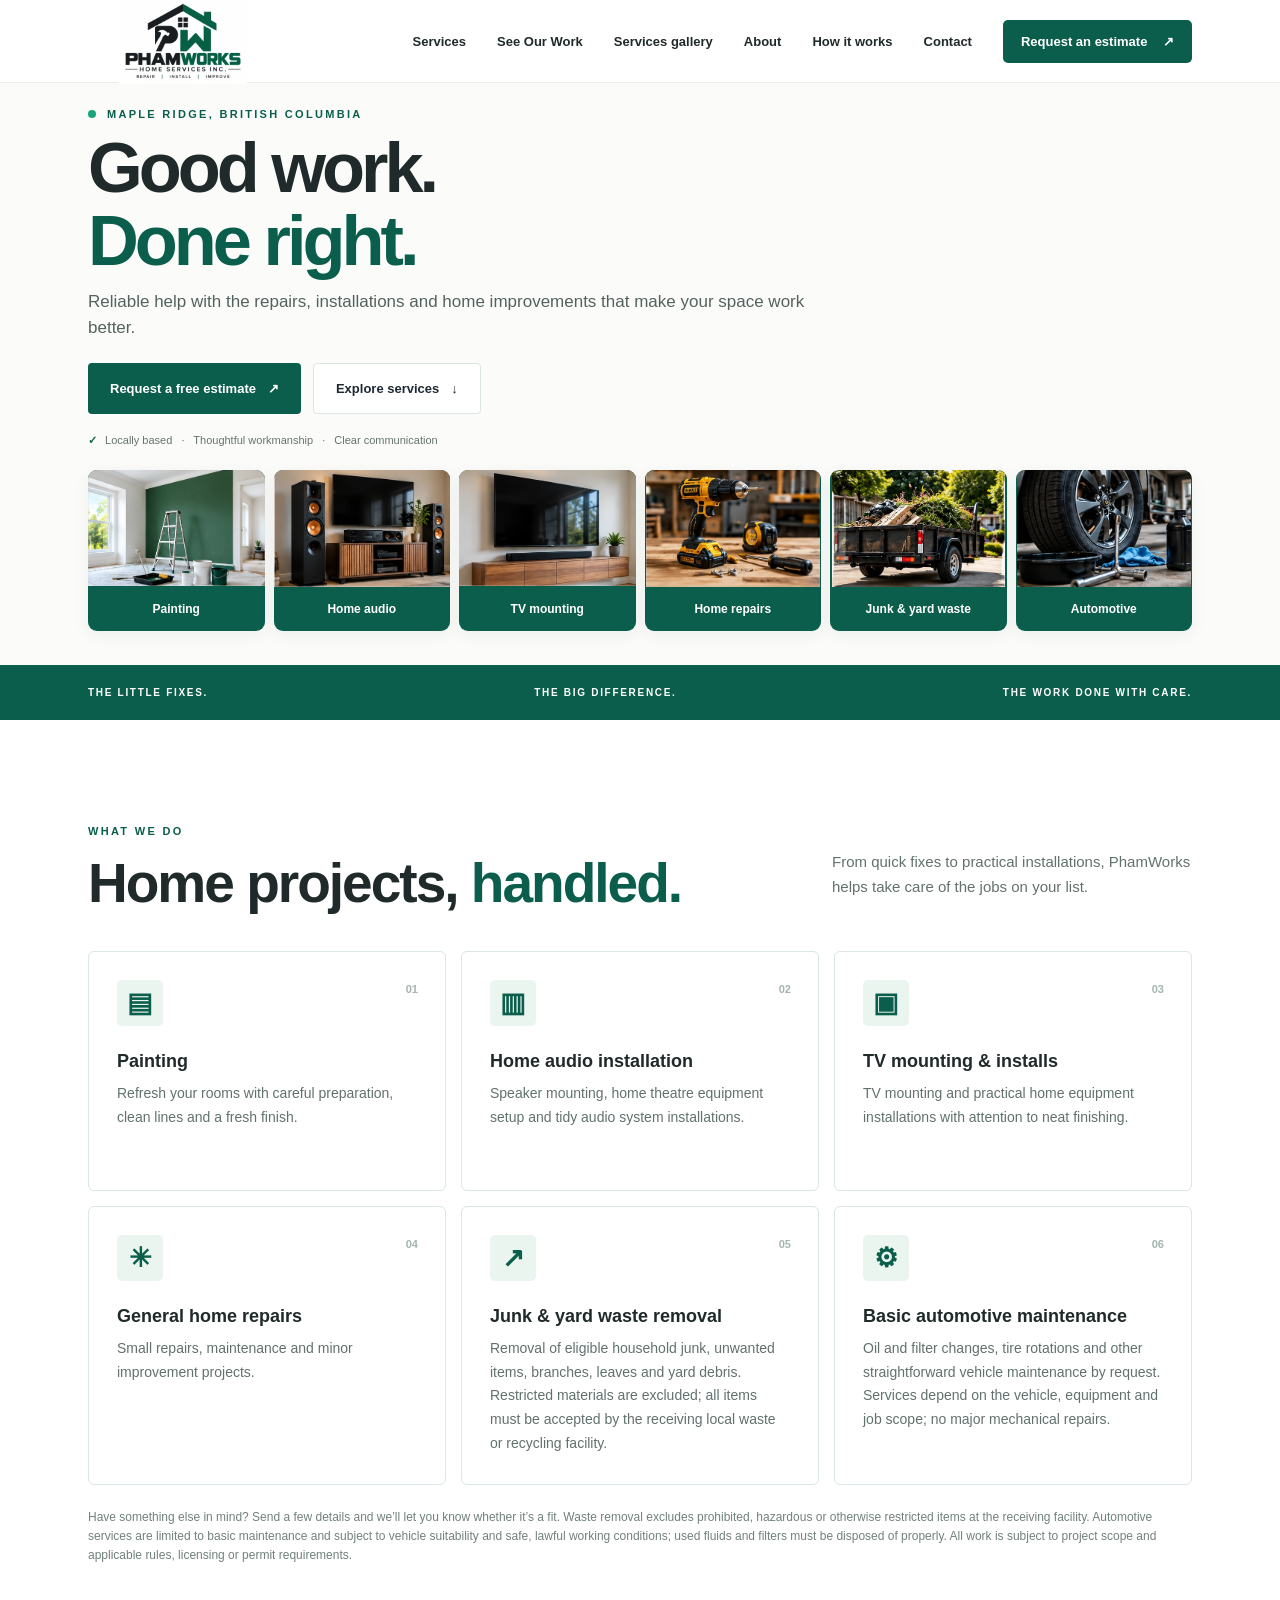
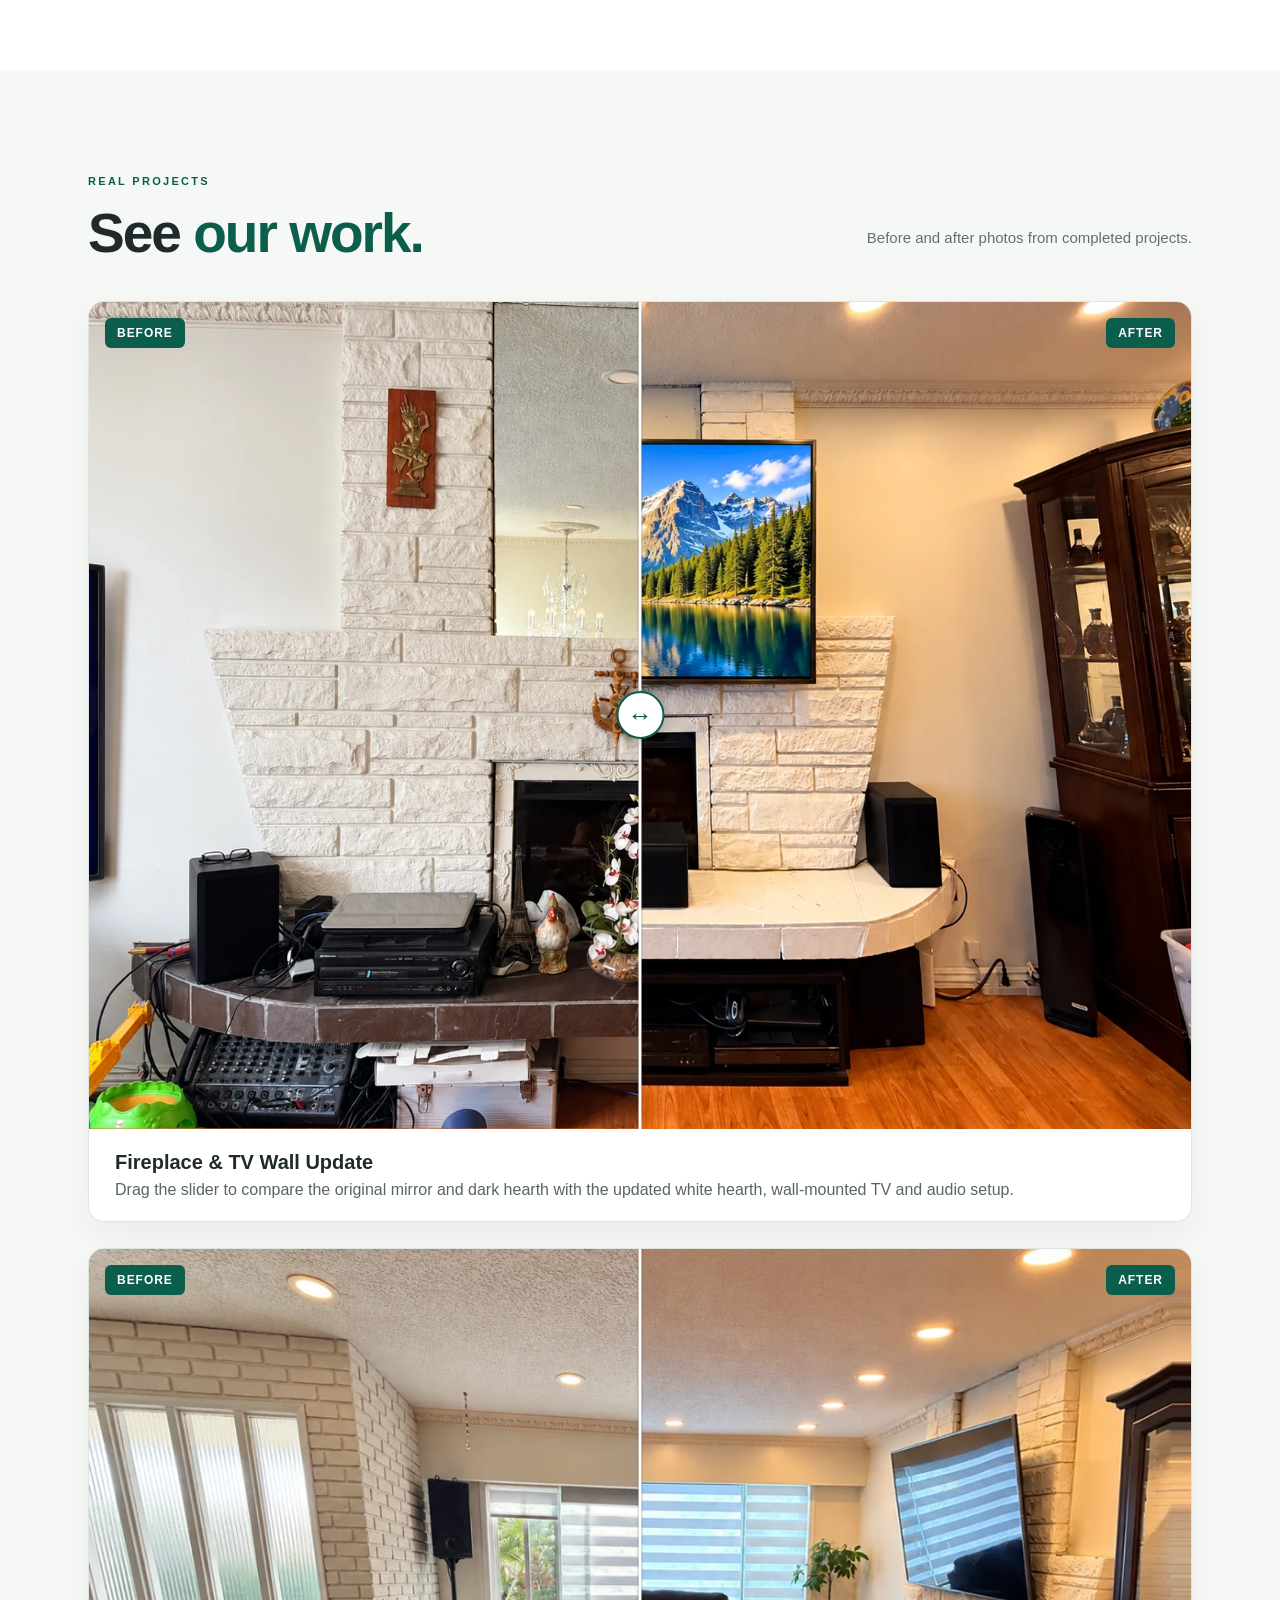
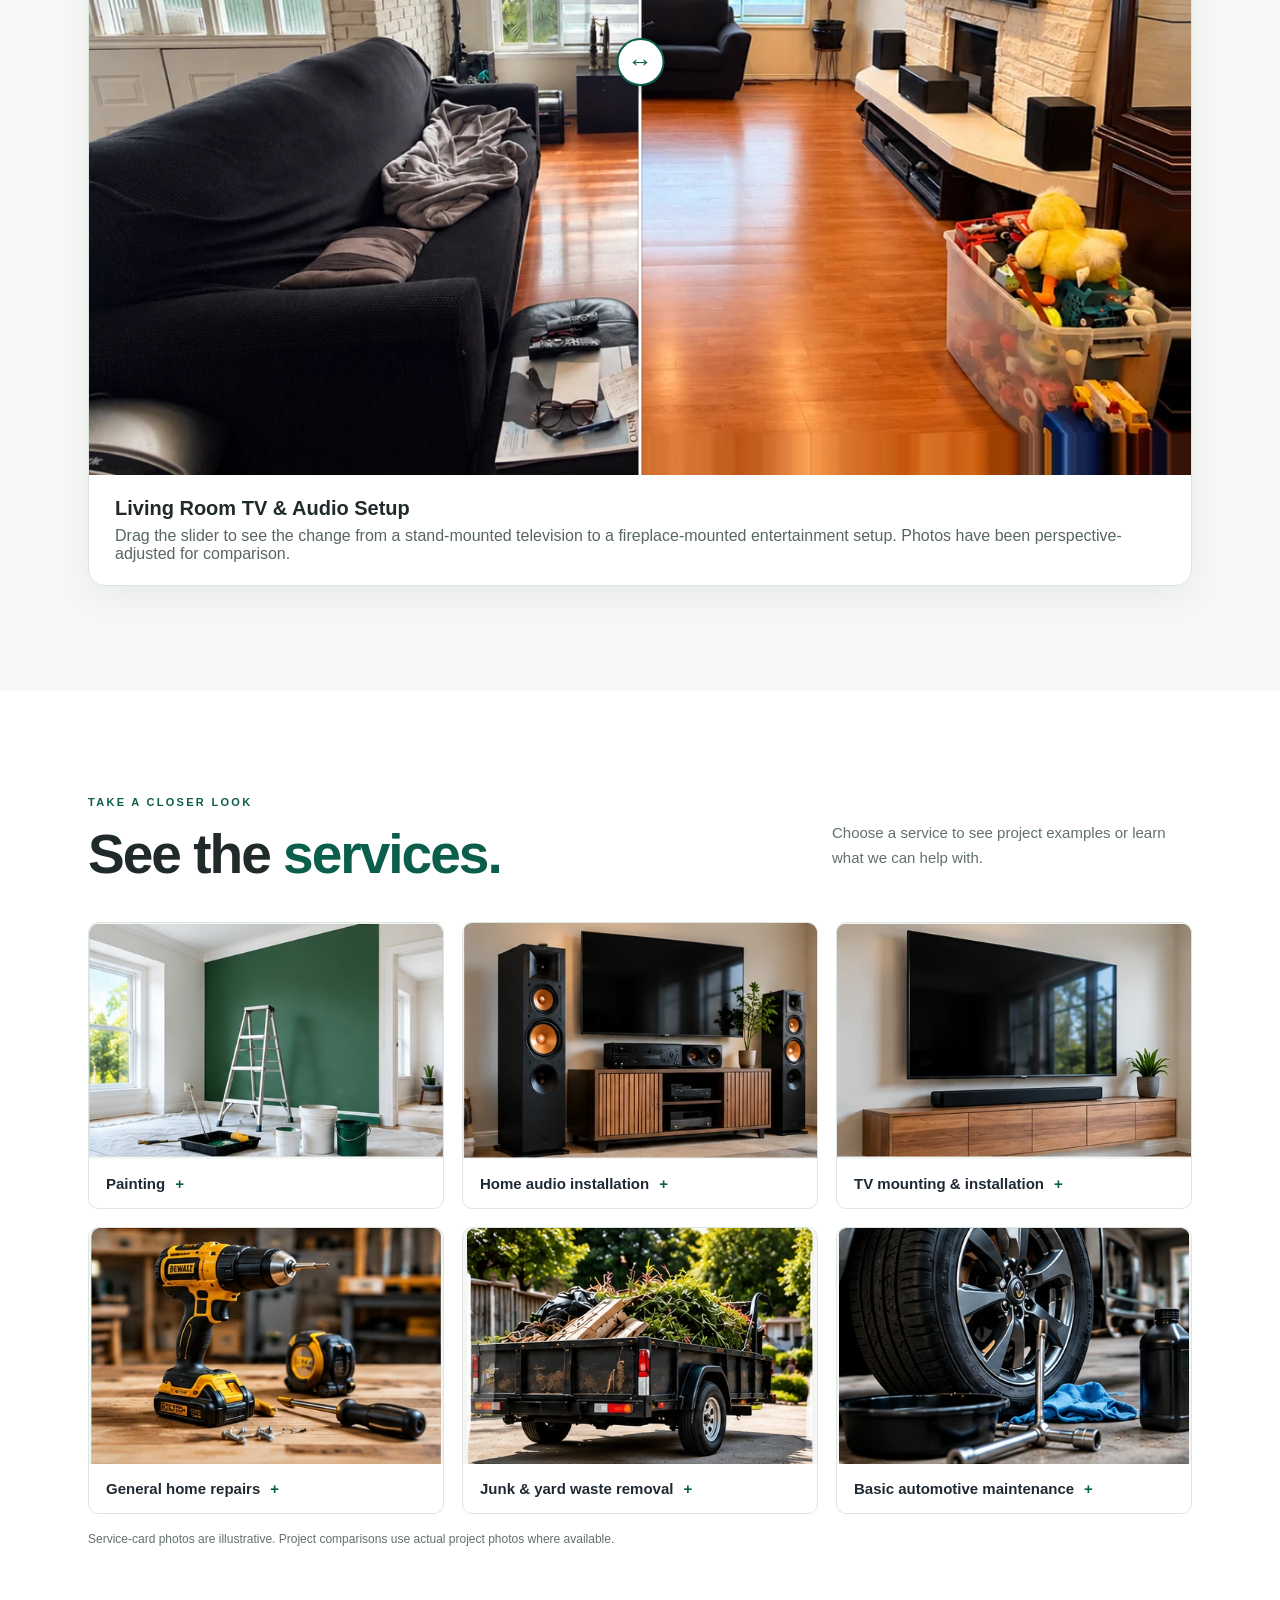
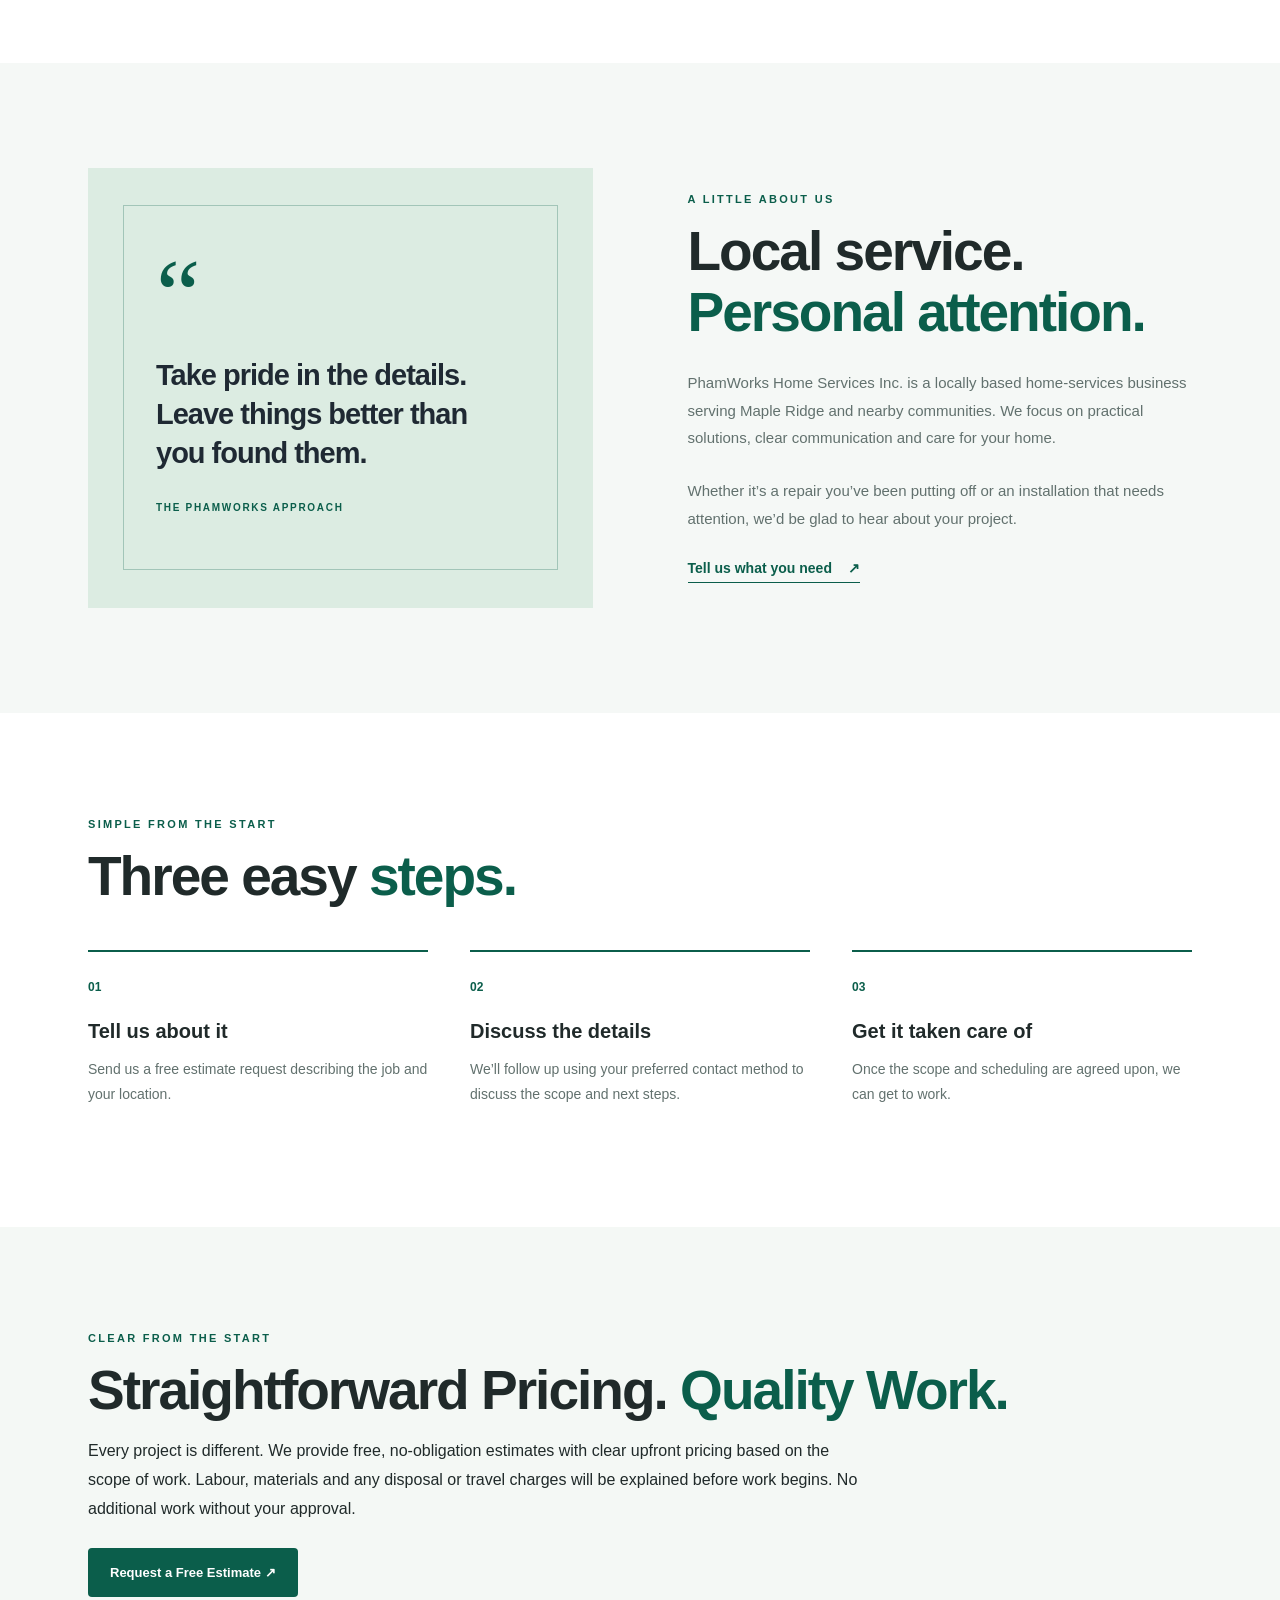
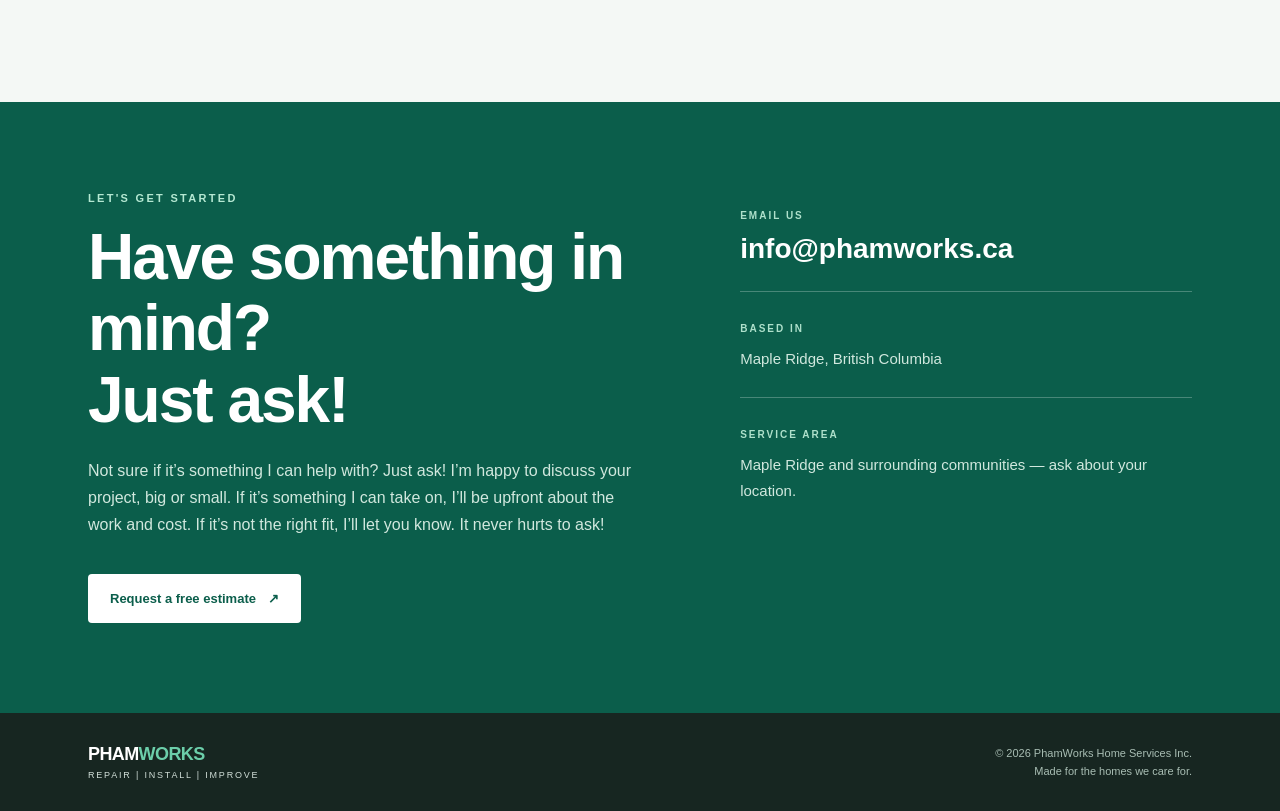
<file: index.html>
<!doctype html>
<html lang="en-CA">
<head>
  <meta charset="utf-8">
  <meta name="viewport" content="width=device-width, initial-scale=1">
  <meta name="theme-color" content="#0b5e4b">
  <meta name="description" content="PhamWorks Home Services Inc. offers painting, TV mounting, home audio installation, junk removal, yard waste removal, basic vehicle maintenance and small home improvements in Maple Ridge and surrounding communities. Request an estimate by email.">
  <meta property="og:title" content="PhamWorks Home Services | Repair · Install · Improve">
  <meta property="og:description" content="Practical home repairs and improvements in Maple Ridge, BC. Email for a quote.">
  <meta property="og:type" content="website">
  <meta property="og:url" content="https://phamworks.ca/">
  <title>PhamWorks Home Services Inc. | Maple Ridge, BC</title>
  <link rel="icon" href="assets/favicon.svg" type="image/svg+xml">
  <link rel="stylesheet" href="styles.css">
</head>
<body>
  <a class="skip" href="#main">Skip to content</a>
  <header class="site-header">
    <div class="container header-inner">
      <a class="brand" href="#home" aria-label="PhamWorks home"><img src="assets/phamworks-original-logo.webp" alt="PhamWorks Home Services Inc. — Repair, Install, Improve" width="170" height="113"></a>
      <button class="menu-toggle" type="button" aria-expanded="false" aria-controls="site-nav" aria-label="Toggle navigation"><span></span><span></span><span></span></button>
      <nav class="nav" id="site-nav" aria-label="Main navigation"><a href="#services">Services</a><a href="#work">See Our Work</a><a href="#gallery">Services gallery</a><a href="#about">About</a><a href="#process">How it works</a><a href="#contact">Contact</a><a class="nav-cta" href="estimate.html">Request an estimate <span aria-hidden="true">↗</span></a></nav>
    </div>
  </header>
  <main id="main">
    <section class="hero" id="home">
      <div class="container hero-grid">
        <div class="hero-copy"><div class="eyebrow"><span class="eyebrow-dot"></span> MAPLE RIDGE, BRITISH COLUMBIA</div><h1>Good work.<br><em>Done right.</em></h1><p class="hero-lead">Reliable help with the repairs, installations and home improvements that make your space work better.</p><div class="hero-actions"><a class="button primary" href="estimate.html">Request a free estimate <span aria-hidden="true">↗</span></a><a class="button secondary" href="#services">Explore services <span aria-hidden="true">↓</span></a></div><div class="hero-note"><span class="check" aria-hidden="true">✓</span> Locally based <span class="bullet">·</span> Thoughtful workmanship <span class="bullet">·</span> Clear communication</div></div>
        <div class="hero-service-photos" aria-label="Six PhamWorks services"><a class="hero-service-card" href="#gallery" aria-label="View Painting photos"><img src="assets/gallery-painting.webp" alt="Painting equipment and setup" width="270" height="266" fetchpriority="high"><span>Painting</span></a>
<a class="hero-service-card" href="#gallery" aria-label="View Home audio photos"><img src="assets/gallery-audio.webp" alt="Home audio equipment and setup" width="270" height="266" loading="lazy"><span>Home audio</span></a>
<a class="hero-service-card" href="#gallery" aria-label="View TV mounting photos"><img src="assets/gallery-tv.webp" alt="TV mounting equipment and setup" width="270" height="266" loading="lazy"><span>TV mounting</span></a>
<a class="hero-service-card" href="#gallery" aria-label="View Home repairs photos"><img src="assets/gallery-repairs.webp" alt="Home repairs equipment and setup" width="270" height="266" loading="lazy"><span>Home repairs</span></a>
<a class="hero-service-card" href="#gallery" aria-label="View Junk & yard waste photos"><img src="assets/gallery-waste.webp" alt="Junk & yard waste equipment and setup" width="270" height="266" loading="lazy"><span>Junk & yard waste</span></a>
<a class="hero-service-card" href="#gallery" aria-label="View Automotive photos"><img src="assets/gallery-automotive.webp" alt="Automotive equipment and setup" width="270" height="266" loading="lazy"><span>Automotive</span></a></div>
      </div>
    </section>
    <section class="intro-strip"><div class="container strip-inner"><span>THE LITTLE FIXES.</span><span>THE BIG DIFFERENCE.</span><span>THE WORK DONE WITH CARE.</span></div></section>
    <section class="section" id="services"><div class="container"><div class="section-heading"><div><div class="kicker">WHAT WE DO</div><h2>Home projects, <em>handled.</em></h2></div><p>From quick fixes to practical installations, PhamWorks helps take care of the jobs on your list.</p></div><div class="service-grid">
      <article class="service-card"><span class="service-icon" aria-hidden="true">▤</span><span class="service-no">01</span><h3>Painting</h3><p>Refresh your rooms with careful preparation, clean lines and a fresh finish.</p></article>
      <article class="service-card"><span class="service-icon" aria-hidden="true">▥</span><span class="service-no">02</span><h3>Home audio installation</h3><p>Speaker mounting, home theatre equipment setup and tidy audio system installations.</p></article>
      <article class="service-card"><span class="service-icon" aria-hidden="true">▣</span><span class="service-no">03</span><h3>TV mounting & installs</h3><p>TV mounting and practical home equipment installations with attention to neat finishing.</p></article>
      <article class="service-card"><span class="service-icon" aria-hidden="true">✳</span><span class="service-no">04</span><h3>General home repairs</h3><p>Small repairs, maintenance and minor improvement projects.</p></article>
      <article class="service-card"><span class="service-icon" aria-hidden="true">↗</span><span class="service-no">05</span><h3>Junk &amp; yard waste removal</h3><p>Removal of eligible household junk, unwanted items, branches, leaves and yard debris. Restricted materials are excluded; all items must be accepted by the receiving local waste or recycling facility.</p></article>
      <article class="service-card"><span class="service-icon" aria-hidden="true">⚙</span><span class="service-no">06</span><h3>Basic automotive maintenance</h3><p>Oil and filter changes, tire rotations and other straightforward vehicle maintenance by request. Services depend on the vehicle, equipment and job scope; no major mechanical repairs.</p></article>
    </div><p class="service-footnote">Have something else in mind? Send a few details and we’ll let you know whether it’s a fit. Waste removal excludes prohibited, hazardous or otherwise restricted items at the receiving facility. Automotive services are limited to basic maintenance and subject to vehicle suitability and safe, lawful working conditions; used fluids and filters must be disposed of properly. All work is subject to project scope and applicable rules, licensing or permit requirements.</p></div></section>

    <section class="section work-section" id="work">
      <div class="container">
        <div class="section-heading"><div><div class="kicker">REAL PROJECTS</div><h2>See <em>our work.</em></h2></div><p>Before and after photos from completed projects.</p></div>
        <article class="work-project">
          <div class="before-after" data-before-after>
            <img class="compare-base" src="assets/fireplace-after.webp" alt="After: fireplace with white hearth, wall-mounted TV showing a mountain lake, and home audio speakers" loading="lazy" width="1408" height="1056">
            <div class="compare-before"><img src="assets/fireplace-before.webp" alt="Before: original fireplace with a large mirror and dark brown hearth" loading="lazy" width="1408" height="1056"></div>
            <span class="compare-label compare-label-before">BEFORE</span>
            <span class="compare-label compare-label-after">AFTER</span>
            <div class="compare-divider" aria-hidden="true"><span class="compare-handle">↔</span></div>
            <label class="sr-only" for="fireplace-compare">Move slider to compare fireplace before and after</label>
            <input id="fireplace-compare" class="compare-range" type="range" min="0" max="100" value="50" aria-label="Reveal before and after fireplace photos">
          </div>
          <div class="work-details"><h3>Fireplace &amp; TV Wall Update</h3><p>Drag the slider to compare the original mirror and dark hearth with the updated white hearth, wall-mounted TV and audio setup.</p></div>
        </article>

        <article class="work-project" style="margin-top:26px">
          <div class="before-after" data-before-after>
            <img class="compare-base" src="assets/living-room-after.webp" alt="After: living room with TV mounted above the white fireplace and rearranged seating" loading="lazy" width="1200" height="900">
            <div class="compare-before"><img src="assets/living-room-before.webp" alt="Before: living room with TV on a separate stand beside the fireplace" loading="lazy" width="1200" height="900"></div>
            <span class="compare-label compare-label-before">BEFORE</span><span class="compare-label compare-label-after">AFTER</span>
            <div class="compare-divider" aria-hidden="true"><span class="compare-handle">↔</span></div>
            <label class="sr-only" for="living-room-compare">Move slider to compare living room before and after</label>
            <input id="living-room-compare" class="compare-range" type="range" min="0" max="100" value="50" aria-label="Reveal before and after living room photos">
          </div>
          <div class="work-details"><h3>Living Room TV &amp; Audio Setup</h3><p>Drag the slider to see the change from a stand-mounted television to a fireplace-mounted entertainment setup. Photos have been perspective-adjusted for comparison.</p></div>
        </article>
      </div>
    </section>
<section class="section gallery-section" id="gallery"><div class="container"><div class="section-heading"><div><div class="kicker">TAKE A CLOSER LOOK</div><h2>See the <em>services.</em></h2></div><p>Choose a service to see project examples or learn what we can help with.</p></div><div class="gallery-grid"><button type="button" class="gallery-card" data-service="painting" aria-expanded="false" aria-controls="service-panel" aria-label="Explore Painting"><img src="assets/gallery-painting.webp" alt="Illustrative Painting service photo" loading="lazy" width="400" height="430"><span class="gallery-label">Painting<span aria-hidden="true"> +</span></span></button><button type="button" class="gallery-card" data-service="audio" aria-expanded="false" aria-controls="service-panel" aria-label="Explore Home audio installation"><img src="assets/gallery-audio.webp" alt="Illustrative Home audio installation service photo" loading="lazy" width="400" height="430"><span class="gallery-label">Home audio installation<span aria-hidden="true"> +</span></span></button><button type="button" class="gallery-card" data-service="tv" aria-expanded="false" aria-controls="service-panel" aria-label="Explore TV mounting & installation"><img src="assets/gallery-tv.webp" alt="Illustrative TV mounting & installation service photo" loading="lazy" width="400" height="430"><span class="gallery-label">TV mounting & installation<span aria-hidden="true"> +</span></span></button><button type="button" class="gallery-card" data-service="repairs" aria-expanded="false" aria-controls="service-panel" aria-label="Explore General home repairs"><img src="assets/gallery-repairs.webp" alt="Illustrative General home repairs service photo" loading="lazy" width="400" height="430"><span class="gallery-label">General home repairs<span aria-hidden="true"> +</span></span></button><button type="button" class="gallery-card" data-service="waste" aria-expanded="false" aria-controls="service-panel" aria-label="Explore Junk & yard waste removal"><img src="assets/gallery-waste.webp" alt="Illustrative Junk & yard waste removal service photo" loading="lazy" width="400" height="430"><span class="gallery-label">Junk & yard waste removal<span aria-hidden="true"> +</span></span></button><button type="button" class="gallery-card" data-service="automotive" aria-expanded="false" aria-controls="service-panel" aria-label="Explore Basic automotive maintenance"><img src="assets/gallery-automotive.webp" alt="Illustrative Basic automotive maintenance service photo" loading="lazy" width="400" height="430"><span class="gallery-label">Basic automotive maintenance<span aria-hidden="true"> +</span></span></button></div><div id="service-panel" class="service-panel" hidden aria-live="polite"></div><p class="gallery-disclaimer">Service-card photos are illustrative. Project comparisons use actual project photos where available.</p></div></section>    <section class="section about" id="about"><div class="container about-grid"><div class="about-visual"><div class="about-frame"><span class="giant-quote">“</span><p>Take pride in the details. Leave things better than you found them.</p><span class="frame-footer">THE PHAMWORKS APPROACH</span></div></div><div class="about-copy"><div class="kicker">A LITTLE ABOUT US</div><h2>Local service.<br><em>Personal attention.</em></h2><p>PhamWorks Home Services Inc. is a locally based home-services business serving Maple Ridge and nearby communities. We focus on practical solutions, clear communication and care for your home.</p><p>Whether it’s a repair you’ve been putting off or an installation that needs attention, we’d be glad to hear about your project.</p><a class="text-link" href="estimate.html">Tell us what you need <span aria-hidden="true">↗</span></a></div></div></section>
    <section class="section process" id="process"><div class="container"><div class="kicker">SIMPLE FROM THE START</div><h2>Three easy <em>steps.</em></h2><div class="steps"><div class="step"><span>01</span><h3>Tell us about it</h3><p>Send us a free estimate request describing the job and your location.</p></div><div class="step"><span>02</span><h3>Discuss the details</h3><p>We’ll follow up using your preferred contact method to discuss the scope and next steps.</p></div><div class="step"><span>03</span><h3>Get it taken care of</h3><p>Once the scope and scheduling are agreed upon, we can get to work.</p></div></div></div></section>
    <section class="section pricing-section" id="pricing"><div class="container"><div class="kicker">CLEAR FROM THE START</div><h2>Straightforward Pricing. <em>Quality Work.</em></h2><p>Every project is different. We provide free, no-obligation estimates with clear upfront pricing based on the scope of work. Labour, materials and any disposal or travel charges will be explained before work begins. No additional work without your approval.</p><a class="button primary" href="estimate.html">Request a Free Estimate ↗</a></div></section><section class="contact-section" id="contact"><div class="container contact-grid"><div><div class="kicker light">LET'S GET STARTED</div><h2>Have something in mind?<br>Just ask!</h2><p>Not sure if it’s something I can help with? Just ask! I’m happy to discuss your project, big or small. If it’s something I can take on, I’ll be upfront about the work and cost. If it’s not the right fit, I’ll let you know. It never hurts to ask!</p><a class="button contact-button" href="estimate.html">Request a free estimate <span aria-hidden="true">↗</span></a></div><div class="contact-info"><span class="contact-label">EMAIL US</span><a href="mailto:info@phamworks.ca">info@phamworks.ca</a><div class="contact-divider"></div><span class="contact-label">BASED IN</span><p>Maple Ridge, British Columbia</p><div class="contact-divider"></div><span class="contact-label">SERVICE AREA</span><p>Maple Ridge and surrounding communities — ask about your location.</p></div></div></section>
  </main>
  <footer class="footer"><div class="container footer-inner"><div><strong>PHAM<span>WORKS</span></strong><p>REPAIR | INSTALL | IMPROVE</p></div><div><span>© <span id="year">2026</span> PhamWorks Home Services Inc.</span><span>Made for the homes we care for.</span></div></div></footer>
  <script src="script.js" defer></script>
</body></html>
</file>
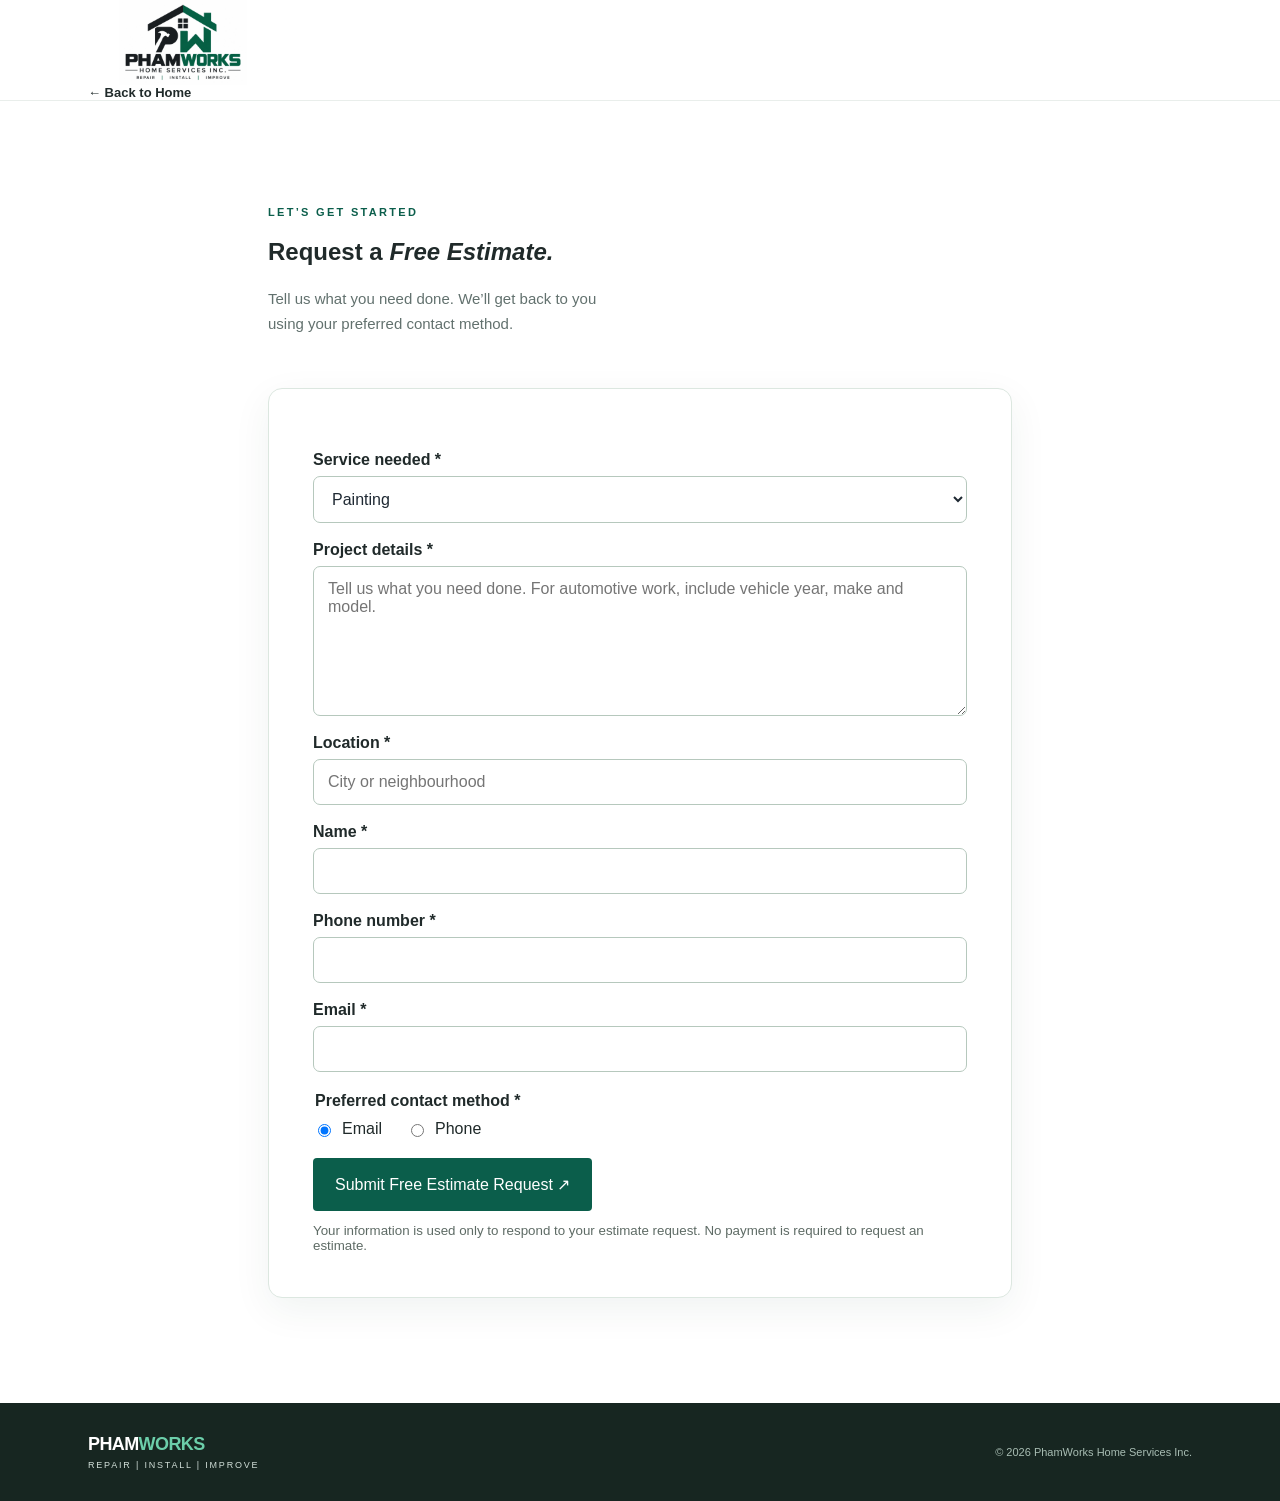
<file: estimate.html>
<!doctype html><html lang="en"><head><meta charset="utf-8"><meta name="viewport" content="width=device-width,initial-scale=1"><meta name="description" content="Request a free estimate from PhamWorks Home Services Inc. in Maple Ridge, BC."><title>Request a Free Estimate | PhamWorks</title><link rel="stylesheet" href="styles.css"></head><body><header class="site-header"><div class="container nav-wrap"><a class="brand" href="index.html#home"><img src="assets/phamworks-original-logo.webp" alt="PhamWorks Home Services" width="170" height="113"></a><nav class="nav" style="display:flex"><a href="index.html">← Back to Home</a></nav></div></header><main><section class="section"><div class="container estimate-wrap"><div class="section-heading"><div><div class="kicker">LET’S GET STARTED</div><h1>Request a <em>Free Estimate.</em></h1><p>Tell us what you need done. We’ll get back to you using your preferred contact method.</p></div></div><form id="estimate-form" class="estimate-form"><label for="service">Service needed *</label><select id="service" name="Service" required><option>Painting</option><option>Home audio installation</option><option>TV mounting &amp; installation</option><option>General home repairs</option><option>Junk &amp; yard waste removal</option><option>Basic automotive maintenance</option><option>Other — Just Ask!</option></select><label for="details">Project details *</label><textarea id="details" name="Project details" placeholder="Tell us what you need done. For automotive work, include vehicle year, make and model." required></textarea><label for="location">Location *</label><input id="location" name="Location" placeholder="City or neighbourhood" required><label for="customer-name">Name *</label><input id="customer-name" name="Name" autocomplete="name" required><label for="phone">Phone number *</label><input id="phone" name="Phone number" type="tel" autocomplete="tel" required><label for="email">Email *</label><input id="email" name="email" type="email" autocomplete="email" required><fieldset><legend>Preferred contact method *</legend><div class="radio-row"><label><input type="radio" name="Preferred contact method" value="Email" checked> Email</label><label><input type="radio" name="Preferred contact method" value="Phone"> Phone</label></div></fieldset><input type="hidden" name="access_key" value="f8240dbe-609e-4479-a12c-996ae481a2ef"><input type="hidden" name="subject" value="New PhamWorks Estimate Request"><input type="checkbox" name="botcheck" style="display:none" tabindex="-1" autocomplete="off"><p id="form-status" class="form-status" role="alert" hidden></p><button type="submit" class="button primary" id="submit-estimate">Submit Free Estimate Request ↗</button><small>Your information is used only to respond to your estimate request. No payment is required to request an estimate.</small></form><div class="estimate-success" id="estimate-success" hidden role="status"><div class="success-check">✓</div><h2>Thank You for Considering PhamWorks!</h2><p>We have received your estimate request. Thank you for considering PhamWorks Home Services Inc. We appreciate the opportunity to help with your project and will contact you soon.</p><p><strong>REPAIR | INSTALL | IMPROVE.</strong></p><a class="button primary" href="index.html">Return to Homepage ↗</a></div></div></section></main><footer class="footer"><div class="container footer-inner"><div><strong>PHAM<span>WORKS</span></strong><p>REPAIR | INSTALL | IMPROVE</p></div><div>© 2026 PhamWorks Home Services Inc.</div></div></footer><script src="estimate.js" defer></script></body></html>
</file>
<file: styles.css>
:root{--green:#0b5e4b;--dark:#1f2933;--ink:#202a2a;--muted:#62716e;--pale:#f3f8f5;--line:#dce7e1}*{box-sizing:border-box}html{scroll-behavior:smooth}body{margin:0;background:#fff;color:var(--ink);font-family:Inter,-apple-system,BlinkMacSystemFont,"Segoe UI",Arial,sans-serif;-webkit-font-smoothing:antialiased}a{color:inherit}button,a{-webkit-tap-highlight-color:transparent}a:focus-visible,button:focus-visible{outline:3px solid #18a77e;outline-offset:4px}.container{max-width:1160px;margin:0 auto;padding:0 28px}.skip{position:absolute;left:-9999px;top:8px;background:white;padding:10px;z-index:10}.skip:focus{left:8px}.site-header{position:sticky;top:0;z-index:20;background:rgba(255,255,255,.97);border-bottom:1px solid #e9eeeb;backdrop-filter:blur(12px)}.header-inner{height:94px;display:flex;align-items:center;justify-content:space-between;gap:30px}.brand img{width:146px;height:auto;display:block}.nav{display:flex;align-items:center;gap:31px}.nav a{font-size:13px;font-weight:650;text-decoration:none;transition:color .2s}.nav a:hover{color:var(--green)}.nav .nav-cta{background:var(--green);color:#fff;padding:14px 18px;border-radius:5px}.nav .nav-cta:hover{color:#fff;background:#084635}.nav-cta span,.button span,.text-link span{margin-left:12px}.menu-toggle{display:none}.hero{overflow:hidden;background:#fbfcfa}.hero-grid{display:grid;grid-template-columns:1.04fr .96fr;min-height:610px;align-items:center;gap:48px;padding-top:48px;padding-bottom:58px}.eyebrow,.kicker{font-size:11px;font-weight:800;letter-spacing:2.3px;color:var(--green)}.eyebrow{display:flex;align-items:center;gap:11px}.eyebrow-dot{width:8px;height:8px;background:#19a47c;border-radius:50%}.hero h1{font-size:clamp(58px,6.2vw,89px);line-height:1.04;letter-spacing:-4px;margin:26px 0}.hero h1 em,h2 em{font-style:normal;color:var(--green)}.hero-lead{max-width:490px;color:#53625e;font-size:18px;line-height:1.7}.hero-actions{display:flex;gap:12px;flex-wrap:wrap;margin-top:33px}.button{display:inline-flex;align-items:center;justify-content:center;text-decoration:none;font-size:13px;font-weight:750;padding:17px 22px;border-radius:4px;transition:transform .2s,background .2s}.button:hover{transform:translateY(-2px)}.primary{background:var(--green);color:white}.primary:hover{background:#084c3d}.secondary{background:white;border:1px solid #dce6e0;color:var(--dark)}.hero-note{font-size:11px;color:#64736e;margin-top:34px;line-height:1.8}.check{color:var(--green);font-weight:900;margin-right:5px}.bullet{margin:0 6px}.hero-art{min-height:480px;background:#e5f0e9;position:relative;border-radius:8px;overflow:hidden;display:flex;align-items:center;justify-content:center}.art-grid{position:absolute;inset:0;background-image:linear-gradient(#c6dfd0 1px,transparent 1px),linear-gradient(90deg,#c6dfd0 1px,transparent 1px);background-size:45px 45px;opacity:.4}.art-house{position:relative;width:64%;height:285px;margin-top:65px}.roof{position:absolute;z-index:2;width:100%;height:125px;background:var(--green);clip-path:polygon(50% 0,100% 72%,100% 100%,50% 28%,0 100%,0 72%)}.home-body{position:absolute;top:84px;left:12%;width:76%;height:190px;background:#fff;border:10px solid var(--dark);border-top:0;box-shadow:22px 24px 0 rgba(11,94,75,.12)}.window{position:absolute;top:33px;left:22%;width:74px;height:74px;display:grid;grid-template-columns:1fr 1fr;gap:6px}.window i{background:#bed8c9}.door{position:absolute;bottom:0;right:17%;height:120px;width:65px;background:var(--green)}.art-label{position:absolute;left:28px;bottom:24px;display:flex;flex-direction:column;gap:6px;font-size:9px;letter-spacing:1.6px;font-weight:800;color:var(--green)}.art-mark{font-size:35px;letter-spacing:-2px;color:var(--dark);line-height:1}.art-mark span{color:var(--green)}.art-label b{color:#2db18d;margin:0 5px}.art-corner{position:absolute;right:22px;top:24px;text-align:right;color:#426b5b;font-size:9px;font-weight:800;letter-spacing:1.5px;line-height:1.8}.intro-strip{background:var(--green);color:white}.strip-inner{display:flex;justify-content:space-between;gap:15px;padding-top:22px;padding-bottom:22px;font-size:10px;font-weight:800;letter-spacing:1.7px}.section{padding:105px 0;scroll-margin-top:90px}.section-heading{display:flex;align-items:end;justify-content:space-between;gap:40px;margin-bottom:36px}.section-heading p{max-width:360px;color:var(--muted);line-height:1.7;font-size:15px}h2{font-size:clamp(37px,4.3vw,56px);line-height:1.12;letter-spacing:-2px;margin:16px 0 0;font-weight:790}.service-grid{display:grid;grid-template-columns:repeat(3,1fr);gap:15px}.service-card{border:1px solid var(--line);border-radius:6px;padding:28px;min-height:240px;position:relative;transition:box-shadow .2s,transform .2s}.service-card:hover{transform:translateY(-3px);box-shadow:0 12px 30px rgba(9,54,39,.07)}.service-icon{width:46px;height:46px;border-radius:5px;background:#eaf5ef;display:flex;align-items:center;justify-content:center;color:var(--green);font-size:27px;font-weight:600}.service-no{position:absolute;right:27px;top:31px;color:#a4b5ad;font-size:11px;font-weight:800}.service-card h3{font-size:18px;margin:25px 0 10px}.service-card p{color:var(--muted);line-height:1.7;font-size:14px;margin:0}.service-footnote{font-size:12px;color:#71817b;margin:23px 0 0;line-height:1.6}.about{background:#f5f8f6}.about-grid{display:grid;grid-template-columns:1fr 1fr;gap:95px;align-items:center}.about-visual{background:#dcece2;padding:35px;min-height:440px;display:flex;align-items:center}.about-frame{border:1px solid rgba(11,94,75,.28);width:100%;min-height:365px;padding:32px;display:flex;flex-direction:column;justify-content:center}.giant-quote{font-size:100px;color:var(--green);font-family:Georgia,serif;line-height:.65}.about-frame p{font-size:29px;font-weight:650;letter-spacing:-1px;line-height:1.35;color:var(--dark);max-width:330px}.frame-footer{color:var(--green);font-size:10px;letter-spacing:1.7px;font-weight:800}.about-copy>p{color:var(--muted);font-size:15px;line-height:1.85;margin-top:25px}.text-link{display:inline-block;color:var(--green);font-weight:750;font-size:14px;margin-top:12px;text-decoration:none;border-bottom:1px solid var(--green);padding-bottom:6px}.process h2{margin-bottom:43px}.steps{display:grid;grid-template-columns:repeat(3,1fr);gap:42px}.step{border-top:2px solid var(--green);padding-top:25px}.step>span{font-size:12px;color:var(--green);font-weight:800}.step h3{font-size:20px;margin:25px 0 10px}.step p{color:var(--muted);font-size:14px;line-height:1.8}.contact-section{background:var(--green);color:#fff;padding:90px 0;scroll-margin-top:90px}.contact-grid{display:grid;grid-template-columns:1.1fr .9fr;gap:100px}.kicker.light{color:#b5e8d2}.contact-section h2{font-size:clamp(46px,5vw,66px);margin:18px 0 20px}.contact-section p{line-height:1.7;color:#d1e8de}.contact-button{background:white;color:var(--green);margin-top:20px}.contact-info{padding-top:13px}.contact-label{font-size:10px;font-weight:800;letter-spacing:2px;color:#aee0cb}.contact-info>a{display:block;font-size:clamp(20px,2.4vw,28px);font-weight:700;margin-top:10px;text-decoration:none;overflow-wrap:anywhere}.contact-info>p{font-size:15px;margin:10px 0}.contact-divider{height:1px;background:rgba(255,255,255,.25);margin:26px 0}.footer{background:#172621;color:#d2dfd9;padding:31px 0}.footer-inner{display:flex;justify-content:space-between;align-items:center;gap:20px}.footer strong{font-size:18px;letter-spacing:-.6px;color:white}.footer strong span{color:#6cceaa}.footer p{font-size:9px;letter-spacing:1.8px;margin:5px 0 0}.footer-inner>div:last-child{display:flex;flex-direction:column;gap:6px;text-align:right;font-size:11px;color:#a8bdb3}@media(max-width:900px){.nav{gap:16px}.nav a{font-size:12px}.hero-grid{gap:25px}.about-grid{gap:35px}.hero h1{letter-spacing:-2px}.service-card{padding:23px}.contact-grid{gap:45px}}@media(max-width:700px){.container{padding:0 20px}.header-inner{height:76px}.brand img{width:120px}.menu-toggle{display:flex;flex-direction:column;gap:5px;border:0;background:none;padding:12px;cursor:pointer}.menu-toggle span{display:block;width:23px;height:2px;background:var(--dark)}.nav{display:none;position:absolute;left:0;right:0;top:76px;background:white;border-bottom:1px solid var(--line);padding:20px;flex-direction:column;align-items:stretch;gap:0;box-shadow:0 15px 22px rgba(0,0,0,.05)}.nav.open{display:flex}.nav a{padding:14px 8px;font-size:14px}.nav .nav-cta{text-align:center;margin-top:8px}.hero-grid{grid-template-columns:1fr;padding-top:55px;padding-bottom:45px;gap:38px}.hero h1{font-size:clamp(55px,13vw,76px)}.hero-lead{font-size:16px}.hero-art{min-height:340px}.art-house{transform:scale(.78);margin-top:60px}.hero-note{font-size:10px}.strip-inner{flex-wrap:wrap;justify-content:center;gap:12px 20px;text-align:center;font-size:9px}.section{padding:70px 0}.section-heading{display:block}.section-heading p{margin-top:20px}.service-grid{grid-template-columns:repeat(2,1fr)}.about-grid{grid-template-columns:1fr;gap:38px}.about-visual{min-height:300px;padding:22px}.about-frame{min-height:275px}.about-frame p{font-size:25px}.steps{grid-template-columns:1fr;gap:26px}.step h3{margin-top:14px}.contact-grid{grid-template-columns:1fr;gap:45px}.contact-section{padding:70px 0}.footer-inner{align-items:flex-start;flex-direction:column}.footer-inner>div:last-child{text-align:left}}@media(max-width:460px){.service-grid{grid-template-columns:1fr}.service-card{min-height:unset}.hero-actions{flex-direction:column;align-items:stretch}.hero-art{min-height:300px}.art-house{transform:scale(.7)}.art-corner{font-size:8px}.hero-note .bullet{margin:0 2px}}@media(prefers-reduced-motion:reduce){html{scroll-behavior:auto}*,*:before,*:after{transition:none!important}}

.hero-art-modern{background:#e5f0e9;min-height:480px}.hero-art-modern img{display:block;width:100%;height:100%;object-fit:cover;min-height:480px}@media(max-width:700px){.hero-art-modern,.hero-art-modern img{min-height:300px}}

/* Revised homepage: approved six-service collage */
.hero-grid{grid-template-columns:1fr;gap:30px;padding-top:48px;padding-bottom:54px;min-height:0}
.hero-copy{max-width:900px}
.hero h1{font-size:clamp(48px,5.8vw,76px);margin:16px 0}
.hero-lead{max-width:720px}
.hero-art-photo{min-height:0;background:#152621;border-radius:12px;box-shadow:0 14px 45px rgba(15,42,33,.12)}
.hero-art-photo img{display:block;width:100%;height:auto;min-height:0;object-fit:contain}
@media(max-width:700px){.hero-grid{gap:26px;padding-top:35px}.hero-art-photo{min-height:0}.hero-art-photo img{min-height:0}.hero h1{font-size:clamp(46px,10vw,66px)}}

.brand img{width:190px;max-height:85px;object-fit:contain} .hero-art-photo img{aspect-ratio:1500/430;object-fit:cover} @media(max-width:700px){.brand img{width:145px}.hero-art-photo img{aspect-ratio:1.6;object-fit:cover}}

/* PhamWorks compact hero revision — 2026-10-27 */
.header-inner{height:82px}
.hero-grid{padding-top:25px;padding-bottom:34px;gap:19px}
.hero h1{font-size:clamp(48px,5.5vw,72px);margin:12px 0 12px;line-height:1.03}
.hero-lead{font-size:17px;line-height:1.55;margin:0}
.hero-actions{margin-top:21px}
.hero-note{margin-top:17px}
.hero-art-photo{border-radius:10px}
@media(max-width:700px){.header-inner{height:76px}.hero-grid{padding-top:24px;padding-bottom:30px;gap:20px}.hero h1{font-size:clamp(46px,10vw,64px);margin:12px 0}.hero-actions{margin-top:19px}.hero-note{margin-top:15px}}

/* Service gallery */
.gallery-section{background:#fff}.gallery-grid{display:grid;grid-template-columns:repeat(3,minmax(0,1fr));gap:18px}.gallery-card{border:1px solid var(--line);background:#fff;border-radius:10px;overflow:hidden;cursor:pointer;text-align:left;padding:0;display:flex;flex-direction:column;transition:transform .2s,box-shadow .2s}.gallery-card:hover{transform:translateY(-3px);box-shadow:0 12px 30px rgba(9,54,39,.12)}.gallery-card img{width:100%;height:auto;aspect-ratio:1.5;object-fit:contain;display:block;background:#f4f6f4}.gallery-label{display:flex;justify-content:space-between;gap:10px;padding:16px 17px;font-size:15px;font-weight:750;color:var(--dark)}.gallery-label span{color:var(--green)}.gallery-disclaimer{font-size:12px;color:var(--muted);margin-top:18px}.gallery-dialog{border:0;border-radius:12px;padding:18px;max-width:min(900px,94vw);width:max-content;box-shadow:0 25px 80px #0006;background:white;color:var(--dark)}.gallery-dialog::backdrop{background:#071c17d9}.gallery-dialog img{display:block;max-width:100%;max-height:75vh;object-fit:contain;border-radius:6px}.gallery-dialog p{font-size:16px;font-weight:750;margin:12px 2px 0}.gallery-close{float:right;border:0;background:var(--green);color:#fff;border-radius:50%;width:36px;height:36px;font-size:25px;cursor:pointer;margin-bottom:8px}.gallery-section{scroll-margin-top:90px}@media(max-width:800px){.gallery-grid{grid-template-columns:repeat(2,minmax(0,1fr))}}@media(max-width:520px){.gallery-grid{grid-template-columns:1fr}.gallery-card img{height:auto}}

/* Show each complete service photo rather than cropping into a narrow sliver. */
.hero-art-photo img{aspect-ratio:1500/390;object-fit:contain;width:100%;height:auto}
@media(max-width:700px){.hero-art-photo img{aspect-ratio:1500/390;object-fit:contain;min-height:0}}

/* Show the complete six-service montage without browser cropping. */
.hero-art-photo img{aspect-ratio:auto!important;object-fit:contain!important;height:auto!important}
@media(max-width:700px){.hero-art-photo{overflow-x:auto}.hero-art-photo img{min-width:780px;width:100%;max-width:none}}

/* Genuine separate service photographs: no sliced montage or duplicate TV panels */
.hero-service-photos{display:grid;grid-template-columns:repeat(6,minmax(0,1fr));gap:9px;width:100%;}
.hero-service-card{display:flex;flex-direction:column;min-width:0;border-radius:9px;overflow:hidden;text-decoration:none;background:#0b5e4b;box-shadow:0 4px 16px #102a2010;}
.hero-service-card img{display:block;width:100%;height:auto;aspect-ratio:1.5;object-fit:contain;object-position:center;}
.hero-service-card span{display:flex;align-items:center;justify-content:center;min-height:44px;padding:8px 5px;color:white;text-align:center;font-size:12px;font-weight:750;line-height:1.25;}
.hero-service-card:hover img{filter:brightness(1.06)}
@media(max-width:850px){.hero-service-photos{grid-template-columns:repeat(3,minmax(0,1fr))}.hero-service-card img{height:auto}}
@media(max-width:480px){.hero-service-photos{grid-template-columns:repeat(2,minmax(0,1fr));gap:8px}.hero-service-card img{height:auto}.hero-service-card span{font-size:11px}}

/* Real project before-and-after gallery */
.work-section{background:#f6f8f6}.work-project{background:white;border:1px solid #dce5df;border-radius:16px;overflow:hidden;box-shadow:0 12px 32px rgba(0,0,0,.05)}.work-pair{display:grid;grid-template-columns:1fr 1fr;gap:4px;background:#e2e8e4}.work-pair figure{margin:0;min-width:0}.work-image{position:relative;aspect-ratio:4/3;background:#edf1ed}.work-image img{display:block;width:100%;height:100%;object-fit:contain}.work-tag{position:absolute;top:14px;left:14px;background:#0b5e4b;color:#fff;font-size:.78rem;font-weight:800;letter-spacing:.08em;padding:8px 12px;border-radius:6px}.work-details{padding:22px 26px}.work-details h3{margin:0 0 7px;font-size:1.25rem}.work-details p{margin:0;color:#58665f}@media(max-width:650px){.work-pair{grid-template-columns:1fr}.work-image{aspect-ratio:4/3}}

/* Interactive before / after: exact user-provided project photographs */
.sr-only{position:absolute;width:1px;height:1px;padding:0;margin:-1px;overflow:hidden;clip:rect(0,0,0,0);white-space:nowrap;border:0}
.before-after{--split:50%;position:relative;width:100%;aspect-ratio:4/3;overflow:hidden;background:#e9efeb;isolation:isolate;touch-action:pan-y}
.before-after .compare-base,.before-after .compare-before img{display:block;position:absolute;inset:0;width:100%;height:100%;object-fit:contain}
.before-after .compare-before{position:absolute;inset:0;clip-path:inset(0 calc(100% - var(--split)) 0 0)}
.before-after .compare-label{position:absolute;z-index:2;top:16px;padding:8px 12px;background:#0b5e4b;color:#fff;font-size:12px;font-weight:800;letter-spacing:.08em;border-radius:6px;pointer-events:none}
.compare-label-before{left:16px}.compare-label-after{right:16px}
.before-after .compare-divider{position:absolute;z-index:3;top:0;bottom:0;left:var(--split);width:3px;background:#fff;box-shadow:0 0 0 1px #0003;transform:translateX(-50%);pointer-events:none}
.before-after .compare-handle{position:absolute;left:50%;top:50%;transform:translate(-50%,-50%);display:grid;place-items:center;width:48px;height:48px;border-radius:50%;background:white;color:#0b5e4b;border:2px solid #0b5e4b;box-shadow:0 4px 15px #0003;font-size:25px;font-weight:800}
.before-after .compare-range{position:absolute;z-index:4;inset:0;width:100%;height:100%;margin:0;opacity:0;cursor:ew-resize;touch-action:pan-y}
.before-after:focus-within{outline:3px solid #0b5e4b;outline-offset:3px}
@media(max-width:650px){.before-after .compare-label{font-size:10px;top:9px;padding:6px 8px}.compare-label-before{left:9px}.compare-label-after{right:9px}.before-after .compare-handle{width:42px;height:42px}}

/* Service details and estimate form */
.service-panel{margin-top:24px;padding:clamp(20px,4vw,38px);background:#f7faf8;border:1px solid #dce7e0;border-radius:12px;color:#1f2933}.service-panel[hidden]{display:none}.service-panel h3{font-size:clamp(23px,3vw,30px);margin:0 0 12px}.service-panel p{max-width:780px;line-height:1.7}.service-panel li{margin:10px 0;line-height:1.6}.service-panel .button{margin-top:18px}.service-panel .work-project{max-width:900px;margin:16px 0 22px}.pricing-section{background:#f4f8f5}.pricing-section p{max-width:780px;line-height:1.8;margin:16px 0 24px}.gallery-card[aria-expanded="true"]{outline:3px solid #0b5e4b;outline-offset:2px}.estimate-wrap{max-width:800px;margin:auto}.estimate-form{background:white;padding:clamp(20px,5vw,44px);border:1px solid #dce7e0;border-radius:14px;box-shadow:0 12px 38px #103a2810}.estimate-form label{display:block;font-weight:700;margin:18px 0 7px}.estimate-form input,.estimate-form select,.estimate-form textarea{display:block;width:100%;padding:13px 14px;font:inherit;border:1px solid #b6c8bd;border-radius:7px;color:#1f2933;background:#fff}.estimate-form textarea{min-height:150px;resize:vertical}.estimate-form fieldset{border:0;padding:0;margin:20px 0}.estimate-form legend{font-weight:700;margin-bottom:10px}.estimate-form .radio-row{display:flex;gap:24px;flex-wrap:wrap}.estimate-form .radio-row label{margin:0;font-weight:500;display:flex;align-items:center;gap:8px}.estimate-form input[type=radio]{width:auto}.estimate-form button{border:0;cursor:pointer;font:inherit}.form-status{margin:12px 0;color:#9d2a2a}.estimate-success{text-align:center;padding:45px 20px;background:#f4f8f5;border-radius:14px}.estimate-success .success-check{font-size:58px;color:#0b5e4b}.estimate-success p{max-width:560px;margin:16px auto;line-height:1.7}.estimate-form small{display:block;margin-top:12px;color:#5e6b65}.before-after,.before-after *{-webkit-user-select:none;user-select:none}

/* Portrait mini-split photos: preserve original 3:4 proportions. */
.service-panel .mini-split-compare{aspect-ratio:3/4;max-width:690px;margin-inline:auto}
.service-panel .mini-split-compare .compare-base,.service-panel .mini-split-compare .compare-before img{object-fit:cover;object-position:center center}

/* Approved wardrobe inside view */
.wardrobe-inside{margin:1.2rem auto;max-width:520px}.wardrobe-inside img{display:block;width:100%;height:auto;border-radius:12px}.wardrobe-inside figcaption{margin-top:.5rem;color:#56616a;font-size:.9rem;text-align:center}
</file>
